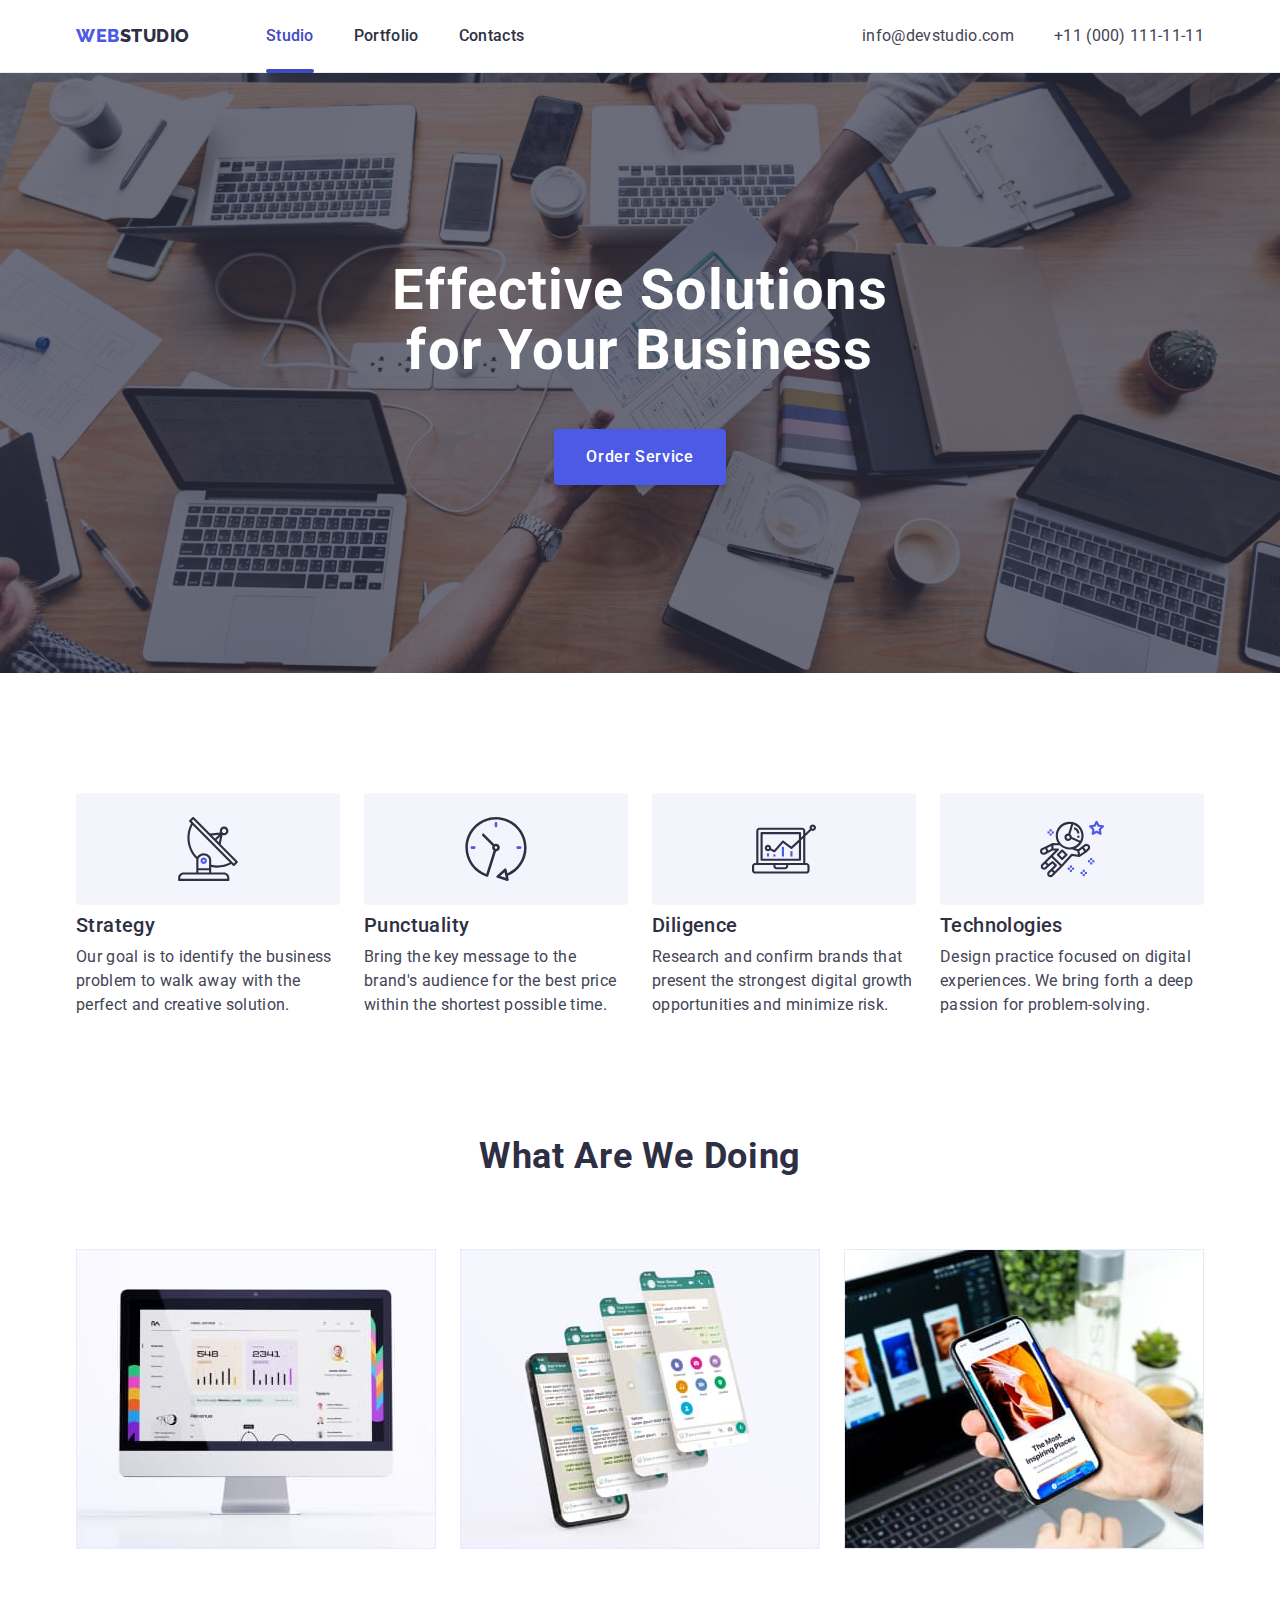
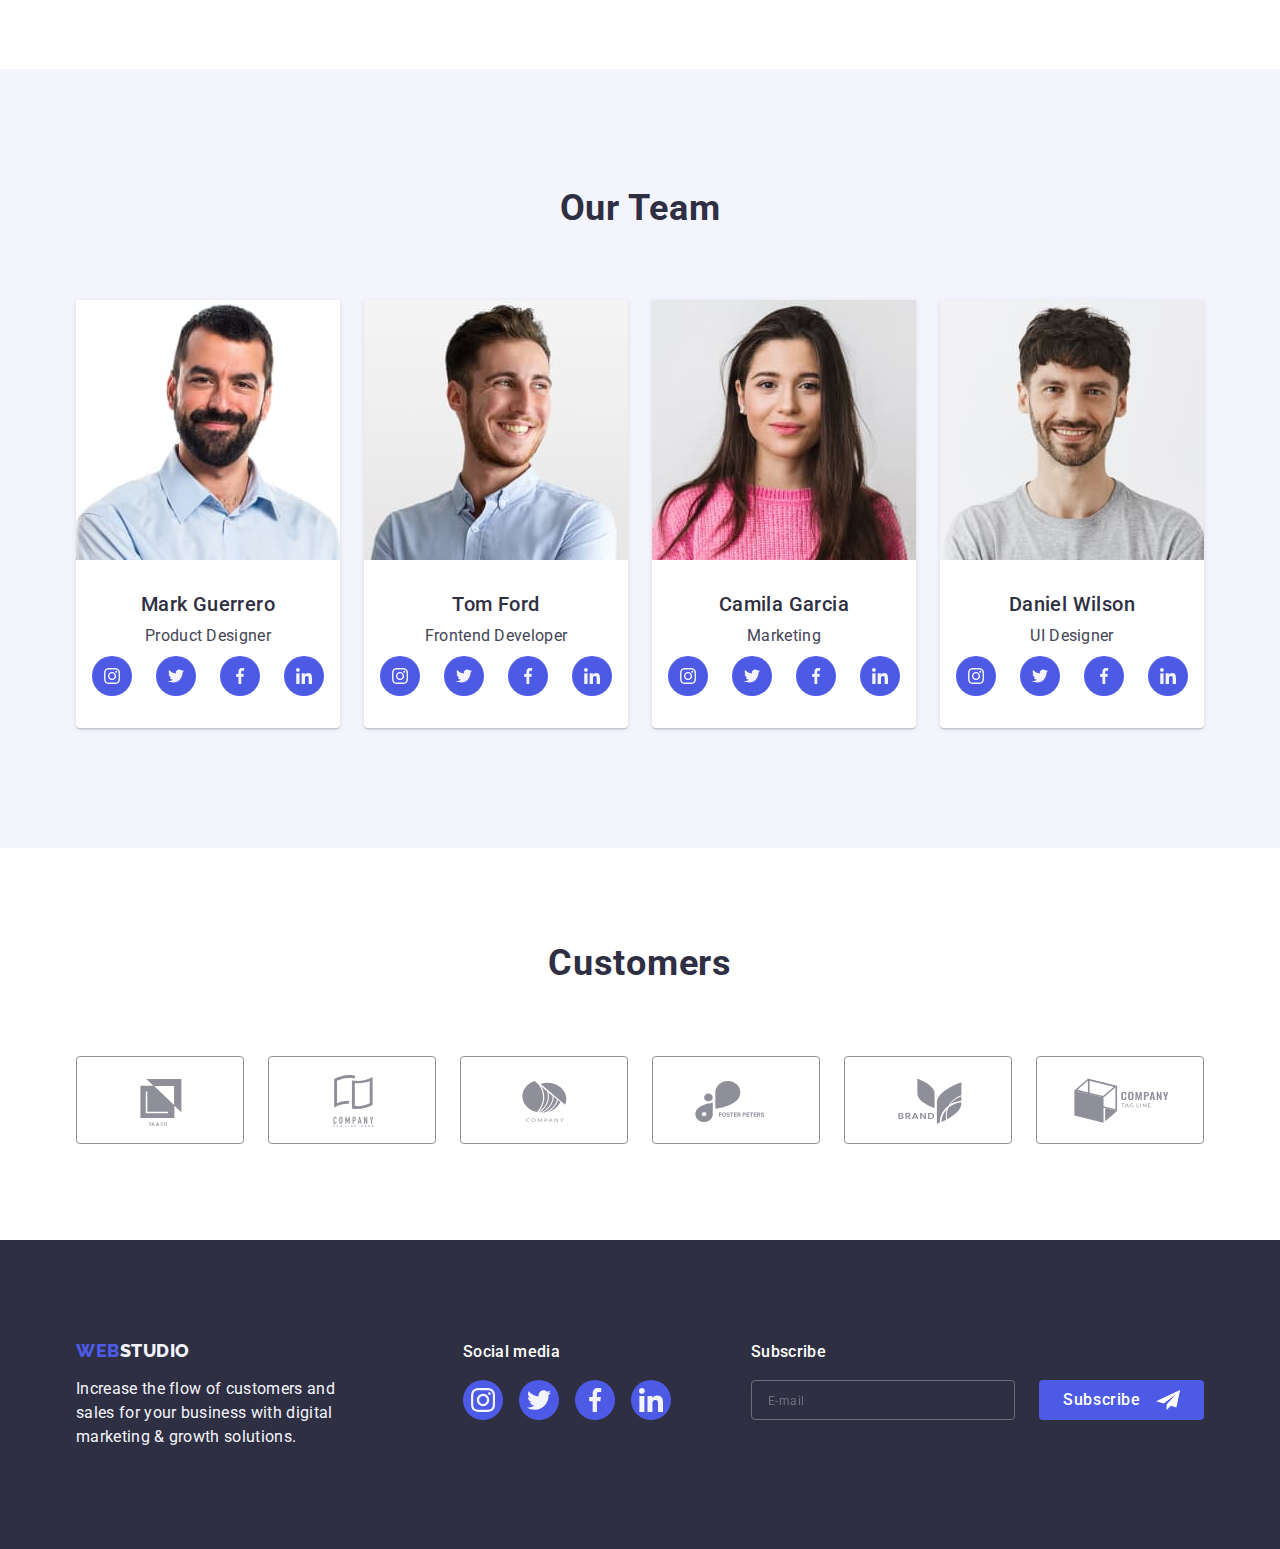
<file: index.html>
<!DOCTYPE html>
<html lang="en">
  <head>
    <meta charset="UTF-8" />
    <meta http-equiv="X-UA-Compatible" content="IE=edge" />
    <meta name="viewport" content="width=device-width, initial-scale=1.0" />
    <title>Webstudio</title>
    <link
      rel="stylesheet"
      href="https://cdn.jsdelivr.net/npm/modern-normalize@1.1.0/modern-normalize.min.css"
    />
    <link rel="preconnect" href="https://fonts.googleapis.com" />
    <link rel="preconnect" href="https://fonts.gstatic.com" crossorigin />
    <link
      href="https://fonts.googleapis.com/css2?family=Raleway:wght@800&family=Roboto:wght@400;500;700&display=swap"
      rel="stylesheet"
    />
    <link rel="stylesheet" href="./css/styles.css" />
  </head>
  <body>
    <!--HEADER-->

    <header class="header">
      <div class="container page-header-container">
        <nav class="nav">
          <a href="./index.html" class="header-logo-link logo-link link"
            >Web<span class="dark-logo">Studio</span></a
          >
          <ul class="menu list">
            <li class="menu-item">
              <a href="./index.html" class="menu-link link current">Studio</a>
            </li>
            <li class="menu-item">
              <a href="./portfolio.html" class="menu-link link">Portfolio</a>
            </li>
            <li class="menu-item">
              <a href="#" class="menu-link link">Contacts</a>
            </li>
          </ul>
        </nav>
        <button
          class="menu-toggle js-open-menu menu-hamburger-btn"
          aria-expanded="false"
          aria-controls="mobile-menu"
        >
          <svg class="menu-hamburger-icon" width="32" height="22">
            <use href="./images/icon.svg#icon-charm_menu-hamburger"></use>
          </svg>
        </button>

        <address class="address">
          <ul class="address-list list">
            <li class="address-list-item">
              <a href="mailto:info@devstudio.com" class="address-link link"
                >info@devstudio.com</a
              >
            </li>
            <li class="address-list-item">
              <a href="tel:+110001111111" class="address-link link"
                >+11 (000) 111-11-11</a
              >
            </li>
          </ul>
        </address>
      </div>
      <div class="menu-container js-menu-container" id="mobile-menu">
        <div class="mobile-menu-container container">
          <button class="menu-toggle js-close-menu mobile-menu-close-btn">
            <svg class="mobile-menu-close-btn-icon" width="8" height="8">
              <use href="./images/icon.svg#icon-cross"></use>
            </svg>
          </button>
          <ul class="mobile-nav-menu list">
            <li class="mobile-nav-item">
              <a href="./index.html" class="mobile-menu-link link current"
                >Studio</a
              >
            </li>
            <li class="mobile-nav-item">
              <a href="./portfolio.html" class="mobile-menu-link link"
                >Portfolio</a
              >
            </li>
            <li class="mobile-nav-item">
              <a href="#" class="mobile-menu-link link">Contacts</a>
            </li>
          </ul>
          <ul class="mobile-address-list list">
            <li class="mobile-address-list-item">
              <a
                href="tel:+110001111111"
                class="mobile-address-link mobile-tel-link link"
                >+11 (000) 111-11-11</a
              >
            </li>
            <li class="mobile-address-list-item">
              <a
                href="mailto:info@devstudio.com"
                class="mobile-address-link mobile-mail-link link"
                >info@devstudio.com</a
              >
            </li>
          </ul>
          <ul class="social-list-mobile social-list list">
            <li class="social-list-mobile-item">
              <a href="#" class="social-list-mobile-link social-list-link link">
                <svg class="social-list-icon" width="24" height="24">
                  <use href="./images/icon.svg#icon-instagram"></use>
                </svg>
              </a>
            </li>
            <li class="social-list-mobile-item">
              <a href="#" class="social-list-mobile-link social-list-link link">
                <svg class="social-list-icon" width="24" height="24">
                  <use href="./images/icon.svg#icon-twitter"></use>
                </svg>
              </a>
            </li>
            <li class="social-list-mobile-item">
              <a href="#" class="social-list-mobile-link social-list-link link">
                <svg class="social-list-icon" width="24" height="24">
                  <use href="./images/icon.svg#icon-facebook"></use>
                </svg>
              </a>
            </li>
            <li class="social-list-mobile-item">
              <a href="#" class="social-list-mobile-link social-list-link link">
                <svg class="social-list-icon" width="24" height="24">
                  <use href="./images/icon.svg#icon-linkedin"></use>
                </svg>
              </a>
            </li>
          </ul>
        </div>
      </div>
    </header>

    <!--MAIN-->

    <main class="main">
      <!--main section-->

      <section class="main-section">
        <div class="container main-container">
          <h1 class="main-headline">Effective Solutions for Your Business</h1>
          <button type="button" class="service-btn btn" data-modal-open>
            Order Service
          </button>
        </div>
      </section>

      <!--section description-->

      <section class="description">
        <div class="container">
          <h2 class="headline-description visually-hidden">Description</h2>
          <ul class="description-list list">
            <li class="description-item">
              <div class="description-div-icon">
                <svg class="description-icon" width="64" height="64">
                  <use href="./images/icon.svg#icon-antenna"></use>
                </svg>
              </div>
              <h3 class="headline-third head-description">Strategy</h3>
              <p class="text text-description">
                Our goal is to identify the business problem to walk away with
                the perfect and creative solution.
              </p>
            </li>
            <li class="description-item">
              <div class="description-div-icon">
                <svg class="description-icon" width="64" height="64">
                  <use href="./images/icon.svg#icon-clock"></use>
                </svg>
              </div>
              <h3 class="headline-third head-description">Punctuality</h3>
              <p class="text text-description">
                Bring the key message to the brand's audience for the best price
                within the shortest possible time.
              </p>
            </li>
            <li class="description-item">
              <div class="description-div-icon">
                <svg class="description-icon" width="64" height="64">
                  <use href="./images/icon.svg#icon-diagram"></use>
                </svg>
              </div>
              <h3 class="headline-third head-description">Diligence</h3>
              <p class="text text-description">
                Research and confirm brands that present the strongest digital
                growth opportunities and minimize risk.
              </p>
            </li>
            <li class="description-item">
              <div class="description-div-icon">
                <svg class="description-icon" width="64" height="64">
                  <use href="./images/icon.svg#icon-astronaut"></use>
                </svg>
              </div>
              <h3 class="headline-third head-description">Technologies</h3>
              <p class="text text-description">
                Design practice focused on digital experiences. We bring forth a
                deep passion for problem-solving.
              </p>
            </li>
          </ul>
        </div>
      </section>

      <!--section what are we doing-->

      <section class="work">
        <div class="container">
          <h2 class="headline-secondary">What are we doing</h2>
          <ul class="work-list list">
            <li class="work-item">
              <img
                src="./images/what_are_we_doing/example1.jpg"
                srcset="
                  ./images/what_are_we_doing/example1.jpg    1x,
                  ./images/what_are_we_doing/example1@2x.jpg 2x
                "
                alt="example1"
                width="360"
                height="300"
                class="work-img"
              />
            </li>
            <li class="work-item">
              <img
                src="./images/what_are_we_doing/example2.jpg"
                srcset="
                  ./images/what_are_we_doing/example2.jpg    1x,
                  ./images/what_are_we_doing/example2@2x.jpg 2x
                "
                alt="example3"
                width="360"
                height="300"
                class="work-img"
              />
            </li>
            <li class="work-item">
              <img
                src="./images/what_are_we_doing/example3.jpg"
                srcset="
                  ./images/what_are_we_doing/example3.jpg    1x,
                  ./images/what_are_we_doing/example3@2x.jpg 2x
                "
                alt="example2"
                width="360"
                height="300"
                class="work-img"
              />
            </li>
          </ul>
        </div>
      </section>

      <!--section team-->

      <section class="team">
        <div class="container team-container">
          <h2 class="headline-secondary">Our Team</h2>
          <ul class="team-list list">
            <li class="team-item">
              <img
                src="./images/team/mark_guerrero.jpg"
                srcset="
                  ./images/team/mark_guerrero.jpg    1x,
                  ./images/team/mark_guerrero@2x.jpg 2x
                "
                alt="Product Designer"
                width="264"
                height="260"
                class="team-img"
              />
              <div class="one-of-team">
                <h3 class="headline-third headline-team">Mark Guerrero</h3>
                <p class="team-text text">Product Designer</p>
                <ul class="social-list-team social-list list">
                  <li class="social-list-team-item">
                    <a
                      href="#"
                      class="social-list-team-link social-list-link link"
                    >
                      <svg class="social-list-icon" width="16" height="16">
                        <use href="./images/icon.svg#icon-instagram"></use>
                      </svg>
                    </a>
                  </li>
                  <li class="social-list-team-item">
                    <a
                      href="#"
                      class="social-list-team-link social-list-link link"
                    >
                      <svg class="social-list-icon" width="16" height="16">
                        <use href="./images/icon.svg#icon-twitter"></use>
                      </svg>
                    </a>
                  </li>
                  <li class="social-list-team-item">
                    <a
                      href="#"
                      class="social-list-team-link social-list-link link"
                    >
                      <svg class="social-list-icon" width="16" height="16">
                        <use href="./images/icon.svg#icon-facebook"></use>
                      </svg>
                    </a>
                  </li>
                  <li class="social-list-team-item">
                    <a
                      href="#"
                      class="social-list-team-link social-list-link link"
                    >
                      <svg class="social-list-icon" width="16" height="16">
                        <use href="./images/icon.svg#icon-linkedin"></use>
                      </svg>
                    </a>
                  </li>
                </ul>
              </div>
            </li>
            <li class="team-item">
              <img
                src="./images/team/tom_ford.jpg"
                srcset="
                  ./images/team/tom_ford.jpg    1x,
                  ./images/team/tom_ford@2x.jpg 2x
                "
                alt="Frontend Developer"
                width="264"
                height="260"
                class="team-img"
              />
              <div class="one-of-team">
                <h3 class="headline-third headline-team">Tom Ford</h3>
                <p class="team-text text">Frontend Developer</p>
                <ul class="social-list-team social-list list">
                  <li class="social-list-team-item">
                    <a
                      href="#"
                      class="social-list-team-link social-list-link link"
                    >
                      <svg class="social-list-icon" width="16" height="16">
                        <use href="./images/icon.svg#icon-instagram"></use>
                      </svg>
                    </a>
                  </li>
                  <li class="social-list-team-item">
                    <a
                      href="#"
                      class="social-list-team-link social-list-link link"
                    >
                      <svg class="social-list-icon" width="16" height="16">
                        <use href="./images/icon.svg#icon-twitter"></use>
                      </svg>
                    </a>
                  </li>
                  <li class="social-list-team-item">
                    <a
                      href="#"
                      class="social-list-team-link social-list-link link"
                    >
                      <svg class="social-list-icon" width="16" height="16">
                        <use href="./images/icon.svg#icon-facebook"></use>
                      </svg>
                    </a>
                  </li>
                  <li class="social-list-team-item">
                    <a
                      href="#"
                      class="social-list-team-link social-list-link link"
                    >
                      <svg class="social-list-icon" width="16" height="16">
                        <use href="./images/icon.svg#icon-linkedin"></use>
                      </svg>
                    </a>
                  </li>
                </ul>
              </div>
            </li>
            <li class="team-item">
              <img
                src="./images/team/camila_garcia.jpg"
                srcset="
                  ./images/team/camila_garcia.jpg    1x,
                  ./images/team/camila_garcia@2x.jpg 2x
                "
                alt="Marketing"
                width="264"
                height="260"
                class="team-img"
              />
              <div class="one-of-team">
                <h3 class="headline-third headline-team">Camila Garcia</h3>
                <p class="team-text text">Marketing</p>
                <ul class="social-list-team social-list list">
                  <li class="social-list-team-item">
                    <a
                      href="#"
                      class="social-list-team-link social-list-link link"
                    >
                      <svg class="social-list-icon" width="16" height="16">
                        <use href="./images/icon.svg#icon-instagram"></use>
                      </svg>
                    </a>
                  </li>
                  <li class="social-list-team-item">
                    <a
                      href="#"
                      class="social-list-team-link social-list-link link"
                    >
                      <svg class="social-list-icon" width="16" height="16">
                        <use href="./images/icon.svg#icon-twitter"></use>
                      </svg>
                    </a>
                  </li>
                  <li class="social-list-team-item">
                    <a
                      href="#"
                      class="social-list-team-link social-list-link link"
                    >
                      <svg class="social-list-icon" width="16" height="16">
                        <use href="./images/icon.svg#icon-facebook"></use>
                      </svg>
                    </a>
                  </li>
                  <li class="social-list-team-item">
                    <a
                      href="#"
                      class="social-list-team-link social-list-link link"
                    >
                      <svg class="social-list-icon" width="16" height="16">
                        <use href="./images/icon.svg#icon-linkedin"></use>
                      </svg>
                    </a>
                  </li>
                </ul>
              </div>
            </li>
            <li class="team-item">
              <img
                src="./images/team/daniel_wilson.jpg"
                srcset="
                  ./images/team/daniel_wilson.jpg    1x,
                  ./images/team/daniel_wilson@2x.jpg 2x
                "
                alt="UI Designer"
                width="264"
                height="260"
                class="team-img"
              />
              <div class="one-of-team">
                <h3 class="headline-third headline-team">Daniel Wilson</h3>
                <p class="team-text text">UI Designer</p>
                <ul class="social-list-team social-list list">
                  <li class="social-list-team-item">
                    <a
                      href="#"
                      class="social-list-team-link social-list-link link"
                    >
                      <svg class="social-list-icon" width="16" height="16">
                        <use href="./images/icon.svg#icon-instagram"></use>
                      </svg>
                    </a>
                  </li>
                  <li class="social-list-team-item">
                    <a
                      href="#"
                      class="social-list-team-link social-list-link link"
                    >
                      <svg class="social-list-icon" width="16" height="16">
                        <use href="./images/icon.svg#icon-twitter"></use>
                      </svg>
                    </a>
                  </li>
                  <li class="social-list-team-item">
                    <a
                      href="#"
                      class="social-list-team-link social-list-link link"
                    >
                      <svg class="social-list-icon" width="16" height="16">
                        <use href="./images/icon.svg#icon-facebook"></use>
                      </svg>
                    </a>
                  </li>
                  <li class="social-list-team-item">
                    <a
                      href="#"
                      class="social-list-team-link social-list-link link"
                    >
                      <svg class="social-list-icon" width="16" height="16">
                        <use href="./images/icon.svg#icon-linkedin"></use>
                      </svg>
                    </a>
                  </li>
                </ul>
              </div>
            </li>
          </ul>
        </div>
      </section>

      <!--section customers-->

      <section class="customers">
        <div class="container">
          <h2 class="headline-secondary">Customers</h2>
          <ul class="customers-list list">
            <li class="customers-list-item">
              <a href="#" class="customers-list-link link">
                <svg class="customers-list-icon" width="104" height="56">
                  <use href="./images/icon.svg#icon-ya_co"></use>
                </svg>
              </a>
            </li>
            <li class="customers-list-item">
              <a href="#" class="customers-list-link link">
                <svg class="customers-list-icon">
                  <use href="./images/icon.svg#icon-company_tagline_here"></use>
                </svg>
              </a>
            </li>
            <li class="customers-list-item">
              <a href="#" class="customers-list-link link">
                <svg class="customers-list-icon">
                  <use href="./images/icon.svg#icon-company"></use>
                </svg>
              </a>
            </li>
            <li class="customers-list-item">
              <a href="#" class="customers-list-link link">
                <svg class="customers-list-icon">
                  <use href="./images/icon.svg#icon-foster_peters"></use>
                </svg>
              </a>
            </li>
            <li class="customers-list-item">
              <a href="#" class="customers-list-link link">
                <svg class="customers-list-icon">
                  <use href="./images/icon.svg#icon-brand"></use>
                </svg>
              </a>
            </li>
            <li class="customers-list-item">
              <a href="#" class="customers-list-link link">
                <svg class="customers-list-icon">
                  <use href="./images/icon.svg#icon-company_tag_line"></use>
                </svg>
              </a>
            </li>
          </ul>
        </div>
      </section>
    </main>

    <!--FOOTER-->

    <footer class="footer">
      <div class="container container-footer">
        <div class="logo-footer-container">
          <a href="./index.html" class="footer-logo logo-link link"
            >Web<span class="light-logo">Studio</span></a
          >
          <p class="text footer-text">
            Increase the flow of customers and sales for your business with
            digital marketing & growth solutions.
          </p>
        </div>
        <div class="social-list-container">
          <p class="footer-secondary-text text">Social media</p>
          <ul class="social-list social-list-footer list">
            <li class="social-list-item">
              <a href="#" class="social-list-link social-list-link-footer link">
                <svg class="social-list-icon" width="24" height="24">
                  <use href="./images/icon.svg#icon-instagram"></use>
                </svg>
              </a>
            </li>
            <li class="social-list-item">
              <a href="#" class="social-list-link social-list-link-footer link">
                <svg class="social-list-icon" width="24" height="24">
                  <use href="./images/icon.svg#icon-twitter"></use>
                </svg>
              </a>
            </li>
            <li class="social-list-item">
              <a href="#" class="social-list-link social-list-link-footer link">
                <svg class="social-list-icon" width="24" height="24">
                  <use href="./images/icon.svg#icon-facebook"></use>
                </svg>
              </a>
            </li>
            <li class="social-list-item">
              <a href="#" class="social-list-link social-list-link-footer link">
                <svg class="social-list-icon" width="24" height="24">
                  <use href="./images/icon.svg#icon-linkedin"></use>
                </svg>
              </a>
            </li>
          </ul>
        </div>
        <div class="footer-form-subscribe">
          <form class="footer-form">
            <label for="footer-user-email" class="footer-form-field"
              >Subscribe
            </label>
            <div class="footer-email-form">
              <input
                class="footer-form-input"
                type="email"
                name="user-email"
                id="footer-user-email"
                required
                pattern="[a-z0-9._%+-]+@[a-z0-9.-]+\.[a-z]{2,}$"
                placeholder="E-mail"
              />
              <button type="submit" class="footer-subscribe-btn">
                Subscribe
                <svg class="footer-btn-icon" width="24" height="20">
                  <use href="./images/icon.svg#icon-icon_send"></use>
                </svg>
              </button>
            </div>
          </form>
        </div>
      </div>
    </footer>

    <!--modal window-->

    <div class="backdrop is-hidden" data-modal>
      <div class="modal">
        <button type="button" class="modal-close-btn" data-modal-close>
          <svg class="modal-close-btn-icon" width="8" height="8">
            <use href="./images/icon.svg#icon-cross"></use>
          </svg>
        </button>
        <p class="modal-form-name">
          Leave your contacts and we will call you back
        </p>
        <form class="modal-form">
          <label class="modal-form-field">
            <span class="modal-form-desk">Name</span>
            <span class="modal-form-imput-wrapper">
              <input
                class="modal-form-input"
                type="text"
                name="user-name"
                required
                pattern="[a-zA-Z]+"
                minlength="2"
              />
              <svg class="modal-form-icon" width="18" height="24">
                <use href="./images/icon.svg#icon-person2"></use>
              </svg>
            </span>
          </label>
          <label class="modal-form-field">
            <span class="modal-form-desk">Phone</span>
            <span class="modal-form-imput-wrapper">
              <input
                class="modal-form-input"
                type="tel"
                name="user-phone"
                required
                pattern="[0-9]{3}-[0-9]{3}-[0-9]{2}-[0-9]{2}"
                title="xxx-xxx-xx-xx"
              />
              <svg class="modal-form-icon" width="18" height="24">
                <use href="./images/icon.svg#icon-phone2"></use>
              </svg>
            </span>
          </label>
          <label class="modal-form-field">
            <span class="modal-form-desk">Email</span>
            <span class="modal-form-imput-wrapper">
              <input
                class="modal-form-input"
                type="email"
                name="user-email"
                required
                pattern="[a-z0-9._%+-]+@[a-z0-9.-]+\.[a-z]{2,}$"
              />
              <svg class="modal-form-icon" width="18" height="24">
                <use href="./images/icon.svg#icon-email2"></use>
              </svg>
            </span>
          </label>
          <label class="modal-form-textarea">
            <span class="modal-form-desk">Comment</span>
            <textarea
              name="user-message"
              placeholder="Text input"
              class="modal-form-message"
            ></textarea>
          </label>
          <input
            type="checkbox"
            id="user-policy"
            class="modal-form-check visually-hidden"
            name="user-policy"
          />
          <label for="user-policy" class="modal-form-check-desc">
            <span class="modal-form-fake-chackbox">
              <svg class="modal-form-check-icon" width="10" height="8">
                <use href="./images/icon.svg#icon-check"></use>
              </svg>
            </span>
            I accept the terms and conditions of the &nbsp;
            <a href="#" class="modal-form-link">Privacy Policy</a></label
          >
          <button type="submit" class="modal-form-submit btn">Send</button>
        </form>
      </div>
    </div>
    <script src="./js/modal.js"></script>
    <script src="./js/mobile-menu.js"></script>
  </body>
</html>
</file>
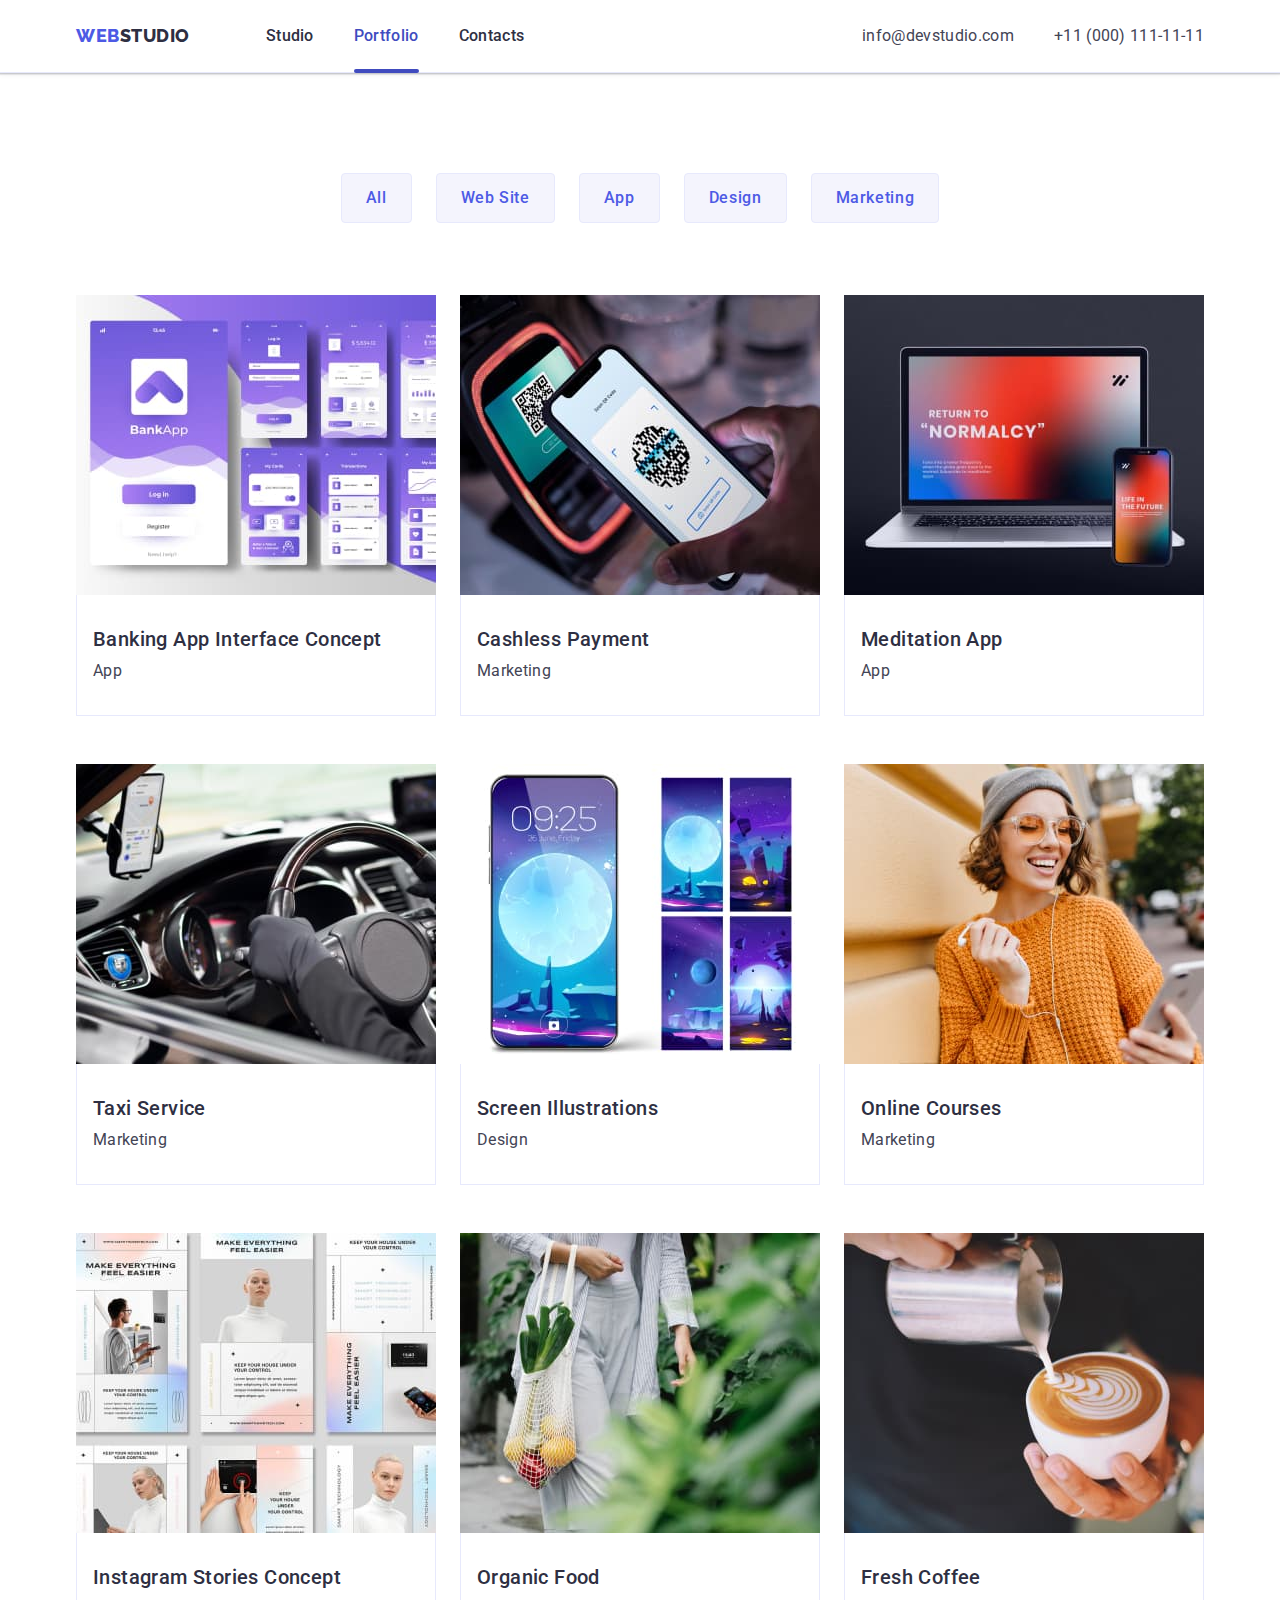
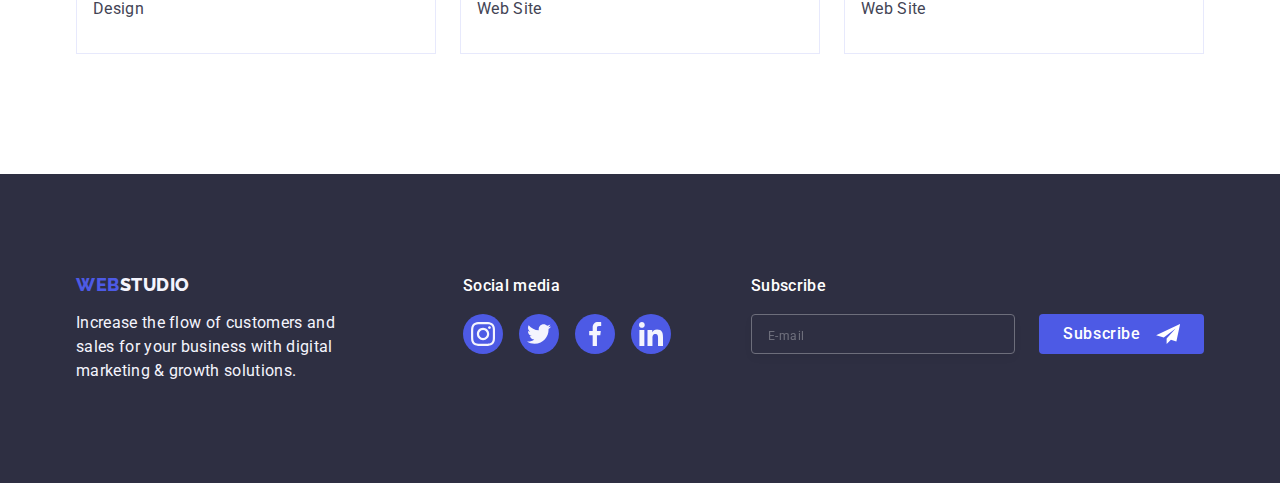
<file: portfolio.html>
<!DOCTYPE html>
<html lang="en">
  <head>
    <meta charset="UTF-8" />
    <meta http-equiv="X-UA-Compatible" content="IE=edge" />
    <meta name="viewport" content="width=device-width, initial-scale=1.0" />
    <title>Portfolio</title>
    <link
      rel="stylesheet"
      href="https://cdn.jsdelivr.net/npm/modern-normalize@1.1.0/modern-normalize.min.css"
    />
    <link rel="preconnect" href="https://fonts.googleapis.com" />
    <link rel="preconnect" href="https://fonts.gstatic.com" crossorigin />
    <link
      href="https://fonts.googleapis.com/css2?family=Raleway:wght@800&family=Roboto:wght@400;500;700&display=swap"
      rel="stylesheet"
    />

    <link rel="stylesheet" href="./css/styles.css" />
  </head>
  <body>
    <!--HEADER-->

    <header class="header">
      <div class="container page-header-container">
        <nav class="nav">
          <a href="./index.html" class="header-logo-link logo-link link"
            >Web<span class="dark-logo">Studio</span></a
          >
          <ul class="menu list">
            <li class="menu-item">
              <a href="./index.html" class="menu-link link">Studio</a>
            </li>
            <li class="menu-item">
              <a href="./portfolio.html" class="menu-link link current"
                >Portfolio</a
              >
            </li>
            <li class="menu-item">
              <a href="#" class="menu-link link">Contacts</a>
            </li>
          </ul>
        </nav>
        <button
          class="menu-toggle js-open-menu menu-hamburger-btn"
          aria-expanded="false"
          aria-controls="mobile-menu"
        >
          <svg class="menu-hamburger-icon" width="32" height="22">
            <use href="./images/icon.svg#icon-charm_menu-hamburger"></use>
          </svg>
        </button>

        <address class="address">
          <ul class="address-list list">
            <li class="address-list-item">
              <a href="mailto:info@devstudio.com" class="address-link link"
                >info@devstudio.com</a
              >
            </li>
            <li class="address-list-item">
              <a href="tel:+110001111111" class="address-link link"
                >+11 (000) 111-11-11</a
              >
            </li>
          </ul>
        </address>
      </div>
      <div class="menu-container js-menu-container" id="mobile-menu">
        <div class="mobile-menu-container container">
          <button class="menu-toggle js-close-menu mobile-menu-close-btn">
            <svg class="mobile-menu-close-btn-icon" width="8" height="8">
              <use href="./images/icon.svg#icon-cross"></use>
            </svg>
          </button>
          <ul class="mobile-nav-menu list">
            <li class="mobile-nav-item">
              <a href="./index.html" class="mobile-menu-link link">Studio</a>
            </li>
            <li class="mobile-nav-item">
              <a href="./portfolio.html" class="mobile-menu-link link current"
                >Portfolio</a
              >
            </li>
            <li class="mobile-nav-item">
              <a href="#" class="mobile-menu-link link">Contacts</a>
            </li>
          </ul>
          <ul class="mobile-address-list list">
            <li class="mobile-address-list-item">
              <a
                href="tel:+110001111111"
                class="mobile-address-link mobile-tel-link link"
                >+11 (000) 111-11-11</a
              >
            </li>
            <li class="mobile-address-list-item">
              <a
                href="mailto:info@devstudio.com"
                class="mobile-address-link mobile-mail-link link"
                >info@devstudio.com</a
              >
            </li>
          </ul>
          <ul class="social-list-mobile social-list list">
            <li class="social-list-mobile-item">
              <a href="#" class="social-list-mobile-link social-list-link link">
                <svg class="social-list-icon" width="24" height="24">
                  <use href="./images/icon.svg#icon-instagram"></use>
                </svg>
              </a>
            </li>
            <li class="social-list-mobile-item">
              <a href="#" class="social-list-mobile-link social-list-link link">
                <svg class="social-list-icon" width="24" height="24">
                  <use href="./images/icon.svg#icon-twitter"></use>
                </svg>
              </a>
            </li>
            <li class="social-list-mobile-item">
              <a href="#" class="social-list-mobile-link social-list-link link">
                <svg class="social-list-icon" width="24" height="24">
                  <use href="./images/icon.svg#icon-facebook"></use>
                </svg>
              </a>
            </li>
            <li class="social-list-mobile-item">
              <a href="#" class="social-list-mobile-link social-list-link link">
                <svg class="social-list-icon" width="24" height="24">
                  <use href="./images/icon.svg#icon-linkedin"></use>
                </svg>
              </a>
            </li>
          </ul>
        </div>
      </div>
    </header>
    <!--MAIN-->

    <main class="main-portfolio">
      <section class="main-portfolio-section">
        <div class="container">
          <h1 class="portfolio-headline visually-hidden">Portfolio</h1>

          <ul class="filter-list list">
            <li class="filter-list-item">
              <button type="button" class="filter-btn">All</button>
            </li>
            <li class="filter-list-item">
              <button type="button" class="filter-btn">Web Site</button>
            </li>
            <li class="filter-list-item">
              <button type="button" class="filter-btn">App</button>
            </li>
            <li class="filter-list-item">
              <button type="button" class="filter-btn">Design</button>
            </li>
            <li class="filter-list-item">
              <button type="button" class="filter-btn">Marketing</button>
            </li>
          </ul>
          <ul class="examples-list list">
            <li class="examples-list-item">
              <a href="#" class="examples-list-link link">
                <div class="portfolio-div-overlay">
                  <picture>
                    <source
                      media="(min-width: 1158px)"
                      srcset="
                        ./images/portfolio/desktop/d_banking_app_interface_concept.jpg    1x,
                        ./images/portfolio/desktop/d_banking_app_interface_concept@2x.jpg 2x
                      "
                    />
                    <source
                      media="(min-width: 768px)"
                      srcset="
                        ./images/portfolio/tablet/t_banking_app_interface_concept.jpg    1x,
                        ./images/portfolio/tablet/t_banking_app_interface_concept@2x.jpg 2x
                      "
                    />
                    <img
                      srcset="
                        ./images/portfolio/mobile/m_banking_app_interface_concept.jpg    1x,
                        ./images/portfolio/mobile/m_banking_app_interface_concept@2x.jpg 2x
                      "
                      src="./images/portfolio/mobile/m_banking_app_interface_concept.jpg"
                      alt="Banking App Interface Concept"
                      class="examples-img"
                    />
                  </picture>
                  <p class="overlay">
                    14 Stylish and User-Friendly App Design Concepts · Task
                    Manager App · Calorie Tracker App · Exotic Fruit Ecommerce
                    App · Cloud Storage App
                  </p>
                </div>
                <div class="portfolio-div-text">
                  <h2 class="headline-third portfolio-item-headline">
                    Banking App Interface Concept
                  </h2>
                  <p class="text link-text">App</p>
                </div>
              </a>
            </li>
            <li class="examples-list-item">
              <a href="#" class="examples-list-link link">
                <div class="portfolio-div-overlay">
                  <picture>
                    <source
                      media="(min-width: 1158px)"
                      srcset="
                        ./images/portfolio/desktop/d_cashless_payment.jpg    1x,
                        ./images/portfolio/desktop/d_cashless_payment@2x.jpg 2x
                      "
                    />
                    <source
                      media="(min-width: 768px)"
                      srcset="
                        ./images/portfolio/tablet/t_cashless_payment.jpg    1x,
                        ./images/portfolio/tablet/t_cashless_payment@2x.jpg 2x
                      "
                    />
                    <img
                      srcset="
                        ./images/portfolio/mobile/m_cashless_payment.jpg    1x,
                        ./images/portfolio/mobile/m_cashless_payment@2x.jpg 2x
                      "
                      src="./images/portfolio/mobile/m_cashless_payment.jpg"
                      alt="Cashless Payment"
                      class="examples-img"
                    />
                  </picture>
                  <p class="overlay">
                    14 Stylish and User-Friendly App Design Concepts · Task
                    Manager App · Calorie Tracker App · Exotic Fruit Ecommerce
                    App · Cloud Storage App
                  </p>
                </div>
                <div class="portfolio-div-text">
                  <h2 class="headline-third portfolio-item-headline">
                    Cashless Payment
                  </h2>
                  <p class="text link-text">Marketing</p>
                </div>
              </a>
            </li>
            <li class="examples-list-item">
              <a href="#" class="examples-list-link link">
                <div class="portfolio-div-overlay">
                  <picture>
                    <source
                      media="(min-width: 1158px)"
                      srcset="
                        ./images/portfolio/desktop/d_meditation_app.jpg    1x,
                        ./images/portfolio/desktop/d_meditation_app@2x.jpg 2x
                      "
                    />
                    <source
                      media="(min-width: 768px)"
                      srcset="
                        ./images/portfolio/tablet/t_meditation_app.jpg    1x,
                        ./images/portfolio/tablet/t_meditation_app@2x.jpg 2x
                      "
                    />
                    <img
                      srcset="
                        ./images/portfolio/mobile/m_meditation_app.jpg    1x,
                        ./images/portfolio/mobile/m_meditation_app@2x.jpg 2x
                      "
                      src="./images/portfolio/mobile/m_meditation_app.jpg"
                      alt="Meditation App"
                      class="examples-img"
                    />
                  </picture>
                  <p class="overlay">
                    14 Stylish and User-Friendly App Design Concepts · Task
                    Manager App · Calorie Tracker App · Exotic Fruit Ecommerce
                    App · Cloud Storage App
                  </p>
                </div>
                <div class="portfolio-div-text">
                  <h2 class="headline-third portfolio-item-headline">
                    Meditation App
                  </h2>
                  <p class="text link-text">App</p>
                </div>
              </a>
            </li>
            <li class="examples-list-item">
              <a href="#" class="examples-list-link link">
                <div class="portfolio-div-overlay">
                  <picture>
                    <source
                      media="(min-width: 1158px)"
                      srcset="
                        ./images/portfolio/desktop/d_taxi_service.jpg    1x,
                        ./images/portfolio/desktop/d_taxi_service@2x.jpg 2x
                      "
                    />
                    <source
                      media="(min-width: 768px)"
                      srcset="
                        ./images/portfolio/tablet/t_taxi_service.jpg    1x,
                        ./images/portfolio/tablet/t_taxi_service@2x.jpg 2x
                      "
                    />

                    <img
                      srcset="
                        ./images/portfolio/mobile/m_taxi_service.jpg    1x,
                        ./images/portfolio/mobile/m_taxi_service@2x.jpg 2x
                      "
                      src="./images/portfolio/mobile/m_taxi_service.jpg"
                      alt="Taxi Service"
                      class="examples-img"
                    />
                  </picture>
                  <p class="overlay">
                    14 Stylish and User-Friendly App Design Concepts · Task
                    Manager App · Calorie Tracker App · Exotic Fruit Ecommerce
                    App · Cloud Storage App
                  </p>
                </div>
                <div class="portfolio-div-text">
                  <h2 class="headline-third portfolio-item-headline">
                    Taxi Service
                  </h2>
                  <p class="text link-text">Marketing</p>
                </div>
              </a>
            </li>
            <li class="examples-list-item">
              <a href="#" class="examples-list-link link">
                <div class="portfolio-div-overlay">
                  <picture>
                    <source
                      media="(min-width: 1158px)"
                      srcset="
                        ./images/portfolio/desktop/d_screen_illustrations.jpg    1x,
                        ./images/portfolio/desktop/d_screen_illustrations@2x.jpg 2x
                      "
                    />
                    <source
                      media="(min-width: 768px)"
                      srcset="
                        ./images/portfolio/tablet/t_screen_illustrations.jpg    1x,
                        ./images/portfolio/tablet/t_screen_illustrations@2x.jpg 2x
                      "
                    />
                    <img
                      srcset="
                        ./images/portfolio/mobile/m_screen_illustrations.jpg    1x,
                        ./images/portfolio/mobile/m_screen_illustrations@2x.jpg 2x
                      "
                      src="./images/portfolio/mobile/m_screen_illustrations.jpg"
                      alt="Screen Illustrations"
                      class="examples-img"
                    />
                  </picture>
                  <p class="overlay">
                    14 Stylish and User-Friendly App Design Concepts · Task
                    Manager App · Calorie Tracker App · Exotic Fruit Ecommerce
                    App · Cloud Storage App
                  </p>
                </div>
                <div class="portfolio-div-text">
                  <h2 class="headline-third portfolio-item-headline">
                    Screen Illustrations
                  </h2>
                  <p class="text link-text">Design</p>
                </div>
              </a>
            </li>
            <li class="examples-list-item">
              <a href="#" class="examples-list-link link">
                <div class="portfolio-div-overlay">
                  <picture>
                    <source
                      media="(min-width: 1158px)"
                      srcset="
                        ./images/portfolio/desktop/d_online_courses.jpg    1x,
                        ./images/portfolio/desktop/d_online_courses@2x.jpg 2x
                      "
                    />
                    <source
                      media="(min-width: 768px)"
                      srcset="
                        ./images/portfolio/tablet/t_online_courses.jpg    1x,
                        ./images/portfolio/tablet/t_online_courses@2x.jpg 2x
                      "
                    />
                    <img
                      srcset="
                        ./images/portfolio/mobile/m_online_courses.jpg    1x,
                        ./images/portfolio/mobile/m_online_courses@2x.jpg 2x
                      "
                      src="./images/portfolio/mobile/m_online_courses.jpg"
                      alt="Online Courses"
                      class="examples-img"
                    />
                  </picture>
                  <p class="overlay">
                    14 Stylish and User-Friendly App Design Concepts · Task
                    Manager App · Calorie Tracker App · Exotic Fruit Ecommerce
                    App · Cloud Storage App
                  </p>
                </div>
                <div class="portfolio-div-text">
                  <h2 class="headline-third portfolio-item-headline">
                    Online Courses
                  </h2>
                  <p class="text link-text">Marketing</p>
                </div>
              </a>
            </li>
            <li class="examples-list-item">
              <a href="#" class="examples-list-link link">
                <div class="portfolio-div-overlay">
                  <picture>
                    <source
                      media="(min-width: 1158px)"
                      srcset="
                        ./images/portfolio/desktop/d_instagram_stories_concept.jpg    1x,
                        ./images/portfolio/desktop/d_instagram_stories_concept@2x.jpg 2x
                      "
                    />
                    <source
                      media="(min-width: 768px)"
                      srcset="
                        ./images/portfolio/tablet/t_instagram_stories_concept.jpg    1x,
                        ./images/portfolio/tablet/t_instagram_stories_concept@2x.jpg 2x
                      "
                    />
                    <img
                      srcset="
                        ./images/portfolio/mobile/m_instagram_stories_concept.jpg    1x,
                        ./images/portfolio/mobile/m_instagram_stories_concept@2x.jpg 2x
                      "
                      src="./images/portfolio/mobile/m_instagram_stories_concept.jpg"
                      alt="Instagram Stories Concept"
                      class="examples-img"
                    />
                  </picture>
                  <p class="overlay">
                    14 Stylish and User-Friendly App Design Concepts · Task
                    Manager App · Calorie Tracker App · Exotic Fruit Ecommerce
                    App · Cloud Storage App
                  </p>
                </div>
                <div class="portfolio-div-text">
                  <h2 class="headline-third portfolio-item-headline">
                    Instagram Stories Concept
                  </h2>
                  <p class="text link-text">Design</p>
                </div>
              </a>
            </li>
            <li class="examples-list-item">
              <a href="#" class="examples-list-link link">
                <div class="portfolio-div-overlay">
                  <picture>
                    <source
                      media="(min-width: 1158px)"
                      srcset="
                        ./images/portfolio/desktop/d_organic_food.jpg    1x,
                        ./images/portfolio/desktop/d_organic_food@2x.jpg 2x
                      "
                    />
                    <source
                      media="(min-width: 768px)"
                      srcset="
                        ./images/portfolio/tablet/t_organic_food.jpg    1x,
                        ./images/portfolio/tablet/t_organic_food@2x.jpg 2x
                      "
                    />
                    <img
                      srcset="
                        ./images/portfolio/mobile/m_organic_food.jpg    1x,
                        ./images/portfolio/mobile/m_organic_food@2x.jpg 2x
                      "
                      src="./images/portfolio/mobile/m_organic_food.jpg"
                      alt="Organic Food"
                      class="examples-img"
                    />
                  </picture>
                  <p class="overlay">
                    14 Stylish and User-Friendly App Design Concepts · Task
                    Manager App · Calorie Tracker App · Exotic Fruit Ecommerce
                    App · Cloud Storage App
                  </p>
                </div>
                <div class="portfolio-div-text">
                  <h2 class="headline-third portfolio-item-headline">
                    Organic Food
                  </h2>
                  <p class="text link-text">Web Site</p>
                </div>
              </a>
            </li>
            <li class="examples-list-item">
              <a href="#" class="examples-list-link link">
                <div class="portfolio-div-overlay">
                  <picture>
                    <source
                      media="(min-width: 1158px)"
                      srcset="
                        ./images/portfolio/desktop/d_fresh_coffee.jpg    1x,
                        ./images/portfolio/desktop/d_fresh_coffee@2x.jpg 2x
                      "
                    />
                    <source
                      media="(min-width: 768px)"
                      srcset="
                        ./images/portfolio/tablet/t_fresh_coffee.jpg    1x,
                        ./images/portfolio/tablet/t_fresh_coffee@2x.jpg 2x
                      "
                    />
                    <img
                      srcset="
                        ./images/portfolio/mobile/m_fresh_coffee.jpg    1x,
                        ./images/portfolio/mobile/m_fresh_coffee@2x.jpg 2x
                      "
                      src="./images/portfolio/mobile/m_fresh_coffee.jpg"
                      alt="Fresh Coffee"
                      class="examples-img"
                    />
                  </picture>
                  <p class="overlay">
                    14 Stylish and User-Friendly App Design Concepts · Task
                    Manager App · Calorie Tracker App · Exotic Fruit Ecommerce
                    App · Cloud Storage App
                  </p>
                </div>
                <div class="portfolio-div-text">
                  <h2 class="headline-third portfolio-item-headline">
                    Fresh Coffee
                  </h2>
                  <p class="text link-text">Web Site</p>
                </div>
              </a>
            </li>
          </ul>
        </div>
      </section>
    </main>

    <!--FOOTER-->

    <footer class="footer">
      <div class="container container-footer">
        <div class="logo-footer-container">
          <a href="./index.html" class="footer-logo logo-link link"
            >Web<span class="light-logo">Studio</span></a
          >
          <p class="text footer-text">
            Increase the flow of customers and sales for your business with
            digital marketing & growth solutions.
          </p>
        </div>
        <div class="social-list-container">
          <p class="footer-secondary-text text">Social media</p>
          <ul class="social-list social-list-footer list">
            <li class="social-list-item">
              <a href="#" class="social-list-link social-list-link-footer link">
                <svg class="social-list-icon" width="24" height="24">
                  <use href="./images/icon.svg#icon-instagram"></use>
                </svg>
              </a>
            </li>
            <li class="social-list-item">
              <a href="#" class="social-list-link social-list-link-footer link">
                <svg class="social-list-icon" width="24" height="24">
                  <use href="./images/icon.svg#icon-twitter"></use>
                </svg>
              </a>
            </li>
            <li class="social-list-item">
              <a href="#" class="social-list-link social-list-link-footer link">
                <svg class="social-list-icon" width="24" height="24">
                  <use href="./images/icon.svg#icon-facebook"></use>
                </svg>
              </a>
            </li>
            <li class="social-list-item">
              <a href="#" class="social-list-link social-list-link-footer link">
                <svg class="social-list-icon" width="24" height="24">
                  <use href="./images/icon.svg#icon-linkedin"></use>
                </svg>
              </a>
            </li>
          </ul>
        </div>
        <div class="footer-form-subscribe">
          <form class="footer-form">
            <label for="footer-user-email" class="footer-form-field"
              >Subscribe
            </label>
            <div class="footer-email-form">
              <input
                class="footer-form-input"
                type="email"
                name="user-email"
                id="footer-user-email"
                required
                pattern="[a-z0-9._%+-]+@[a-z0-9.-]+\.[a-z]{2,}$"
                placeholder="E-mail"
              />
              <button type="submit" class="footer-subscribe-btn">
                Subscribe
                <svg class="footer-btn-icon" width="24" height="20">
                  <use href="./images/icon.svg#icon-icon_send"></use>
                </svg>
              </button>
            </div>
          </form>
        </div>
      </div>
    </footer>
    <script src="./js/mobile-menu.js"></script>
  </body>
</html>
</file>
<file: css/styles.css>
:root {
    --primary-brand: #4D5AE5;
    --pressed-state:#404BBF;
    --dark:#2E2F42;
    --success:#31D0AA;
    --text:#434455;
    --subtle-text:#8E8F99;
    --accent:#E7E9FC;
    --light:#F4F4FD;
    --modal-overlay:#2E2F42;
    --hero-background:#2E2F42;
    --white-background:#FFFFFF;
    --modal-background:#FCFCFC;
    --primary-font: Roboto, Ubuntu, sans-serif;
    --logo-font: Raleway, sans-serif;
}

h1,
h2,
h3,
h4,
p {
    margin-top: 0;
    margin-bottom: 0;
}

ol,
ul {
    margin-top: 0;
    margin-bottom: 0;
    padding-left: 0;
}

img {
    display: block;
}

button {
    cursor: pointer;
}

.list {
    list-style: none;
}

.link {
    text-decoration: none;
}

body {
    font-family: Roboto, sans-serif;
    color: #434455;
    background-color:var(--white-background)
}

.visually-hidden {
    position: absolute;
    width: 1px;
    height: 1px;
    margin: -1px;
    border: 0;
    padding: 0;

    white-space: nowrap;
    clip-path: inset(100%);
    clip: rect(0 0 0 0);
    overflow: hidden;
}

.container {
    padding-left: 16px;
    padding-right: 16px;
}


/*====COMPONENTS===*/

.logo-link {
    font-family: var(--logo-font);
    font-size: 18px;
    font-weight: 800;
    line-height: 1.17;
    letter-spacing: 0.03em;
    color: var(--primary-brand);
    text-transform: uppercase;
}

.social-list {
    display: flex;
    justify-content: center;
    align-items: center;
}

.social-list-link {
    width: 40px;
    height: 40px;
    border-radius: 50%;
    background-color: var(--primary-brand);
    display: flex;
    justify-content: center;
    align-items: center;
    transition: background-color 250ms cubic-bezier(0.4, 0, 0.2, 1);
}


.social-list-icon {
    margin: 0 auto;
    display: block;
    fill: var(--light)
}

.headline-secondary {
    font-weight: 700;
    font-size: 36px;
    line-height: 1.1;
    letter-spacing: 0.02em;
    text-transform: capitalize;
    text-align: center;
    color: var(--dark);
    margin-bottom: 72px;
    margin-left: auto;
    margin-left: auto;
}

.headline-third {
    font-weight: 500;
    font-size: 20px;
    line-height: 1.2;
    letter-spacing: 0.02em;
    color: var(--dark);
}

.text {
    font-weight: 400;
    font-size: 16px;
    line-height: 1.5;
    letter-spacing: 0.02em;
}

.btn {
    font-family: "Roboto", sans-serif;
    font-weight: 500;
    font-size: 16px;
    line-height: 24px;
    letter-spacing: 0.04em;
    color: var(--white-background);
    background-color: var(--primary-brand);
    box-shadow: 0px 4px 4px rgba(0, 0, 0, 0.15);
    border-radius: 4px;
    display: block;
    min-width: 169px;
    padding: 16px 32px;
    border: none;
    margin-left: auto;
    margin-right: auto;
    transition: background-color 250ms cubic-bezier(0.4, 0, 0.2, 1);
}

.btn:hover,
.btn:focus {
    background-color: var(--pressed-state);
}

/*===/COMPONENTS===*/

/*===HEADER===*/

/*-- min 428px --*/

@media screen and (min-width: 428px) {
    .container {
        width: 428px;
        margin-left: auto;
        margin-right: auto;
    }
}

/*-- 0px-767px --*/


.page-header-container {
    display: flex;
    align-items: center;
    justify-content: space-between;
}

.header {
    border-bottom: 1px solid var(--accent);
    box-shadow: 0px 2px 1px rgba(46, 47, 66, 0.08), 0px 1px 1px rgba(46, 47, 66, 0.16), 0px 1px 6px rgba(46, 47, 66, 0.08);
}

.dark-logo {
    color: var(--dark);
}

@media screen and (max-width: 767.9px){
    .header {
        padding-top: 24px;
        padding-bottom: 24px;
    }

    .menu {
        display: none;
    }

    .address {
        display: none;
    }

    .menu-hamburger-icon {
        stroke: var(--dark);
        transition: stroke 250ms cubic-bezier(0.4, 0, 0.2, 1);
    }

    .menu-hamburger-btn:hover .menu-hamburger-icon,
    .menu-hamburger-btn:focus .menu-hamburger-icon {
        stroke: var(--pressed-state);
    }

    /*-- mobile menu --*/
    
    .menu-toggle {
        background-color: transparent;
        border: none;
        line-height: 0;
        padding: 0;

    }

    .menu-container {
        position: fixed;
        width: 100%;
        height: 100%;
        z-index: 100;
        top: 0;
        left: 0;
        background-color: var(--white-background);
        box-shadow: 0px 2px 1px rgba(46, 47, 66, 0.08), 0px 1px 1px rgba(46, 47, 66, 0.16), 0px 1px 6px rgba(46, 47, 66, 0.08);

        transform: translateX(100%);
        transition: transform 250ms ease-in-out;

    }

    .mobile-menu-container {
        position: relative;
        padding-top: 80px;
        padding-left: 40px;
        padding-bottom: 40px;
        height: 100%;
        display: flex;
        flex-direction: column;
    }

    .mobile-menu-close-btn {
        position: absolute;
        top: 24px;
        right: 24px;
        display: flex;
        justify-content: center;
        align-items: center;
        width: 24px;
        height: 24px;
        border-radius: 50%;
        background: var(--accent), opasity 0.1;
        border: 1px solid rgba(46, 47, 66, 0.1);


        padding: 0;
        transition: background-color 250ms cubic-bezier(0.4, 0, 0.2, 1);

    }

    .mobile-menu-close-btn:hover,
    .mobile-menu-close-btn:focus {
        background-color: var(--pressed-state);
    }

    .mobile-menu-close-btn-icon {
        transition: fill 250ms cubic-bezier(0.4, 0, 0.2, 1);
    }

    .mobile-menu-close-btn:hover .mobile-menu-close-btn-icon,
    .mobile-menu-close-btn:focus .mobile-menu-close-btn-icon {
        fill: var(--white-background);
    }

    .menu-container.is-open {
        transform: translateX(0);
    }

    .mobile-nav-menu {
        margin-bottom: auto;
    }

    .mobile-nav-item:not(:last-child) {
        margin-bottom: 40px;
    }


    .mobile-menu-link {
        font-weight: 700;
        font-size: 36px;
        line-height: 1.11;
        letter-spacing: 0.02em;
        text-transform: capitalize;
        color: var(--dark);

        transition: color 250ms cubic-bezier(0.4, 0, 0.2, 1);
    }

    .mobile-menu-link:hover,
    .mobile-menu-link:focus {
        color: var(--pressed-state);
    }

    .current {
        position: relative;
        color: var(--pressed-state);
        opacity: 100%;

    }

    .mobile-tel-link {
        font-weight: 700;
        font-size: 36px;
        line-height: 1.11;
        letter-spacing: 0.02em;
    }

    .mobile-mail-link {
        font-weight: 500;
        font-size: 20px;
        line-height: 24px;
        letter-spacing: 0.02em;
    }

    .mobile-address-link {
        color: var(--text);
    }

    .mobile-address-link:hover,
    .mobile-address-link:focus {
        color: var(--pressed-state);
    }

    .mobile-address-list-item:not(:last-child) {
        margin-bottom: 40px;
    }

    .mobile-address-list {
        margin-bottom: 48px;
    }

    .social-list-mobile {
        justify-content: flex-start;
        gap: 30px;
    }

    .social-list-mobile-link:hover,
    .social-list-mobile-link:focus {
        background-color: var(--success);
    }

    /*-- /mobile menu --*/

    
}

/*-- min 768px --*/

@media screen and (min-width: 768px) {
    
    .container {
        width: 768px;
    }

    
    .menu-toggle {
        display: none;
    }

    .menu-container {
        display: none;
    }

    .nav {
        display: flex;
        align-items: center;
        margin-right: auto;
    }

    .menu {
        display: flex;
        align-items: center;
        gap: 40px;
        padding: 24px 0
    }

    .address {
        display: block;
    }

    .address-list{
        display: flex;
        flex-direction: column;
        gap: 12px;
    }

    .header-logo-link {
        margin-right: 120px;
    }

    .menu-link {
        position: relative;
        font-family: Roboto;
        font-size: 16px;
        font-weight: 500;
        line-height: 1.5;
        letter-spacing: 0.02em;
        color: var(--dark);
        padding: 24px 0;
        transition: color 250ms cubic-bezier(0.4, 0, 0.2, 1);
    }

    .menu-link:hover,
    .menu-link:focus,
    .address-link:hover,
    .address-link:focus {
        color: var(--pressed-state);
    }

    .menu-link::after {
        content: "";
        position: absolute;
        top: 100%;
        left: 0;
        display: flex;
        width: 100%;
        height: 4px;
        background-color: var(--pressed-state);
        border-radius: 2px;
        opacity: 0;
        transition: opacity 250ms cubic-bezier(0.4, 0, 0.2, 1);
    }

    .menu-link:hover:after,
    .menu-link:focus:after {
        opacity: 100%;
    }

    .current {
        position: relative;
        color: var(--pressed-state);
        opacity: 100%;

    }

    .current::after {
        opacity: 100%;
    }

    .address-link {
        font-family: Roboto;
        font-style: normal;
        font-size: 12px;
        font-weight: 400;
        line-height: 1.17;
        letter-spacing: 0.04em;
        color: var(--text);
        transition: color 250ms cubic-bezier(0.4, 0, 0.2, 1);
    }

}

/*-- min 1158px --*/

@media screen and (min-width: 1158px) {
    .container {
        width: 1158px;
        padding-left: 15px;
        padding-right: 15px;
    }

    .header-logo-link {
        margin-right: 76px;
    }

    .address-link {
        font-size: 16px;
        line-height: 1.5;
        letter-spacing: 0.02em;
    }

    .address-list {
        flex-direction: row;
        gap: 40px;
    }
}

/*===/HEADER===*/


/*===MAIN SECTION===*/

.main-section {
    background-color: var(--hero-background);
    min-height: 432px;
    padding-top: 112px;
    padding-bottom: 112px;
    margin-left: auto;
    margin-right: auto;
    background-size: cover;
    background-repeat: no-repeat;
    background-position: center;
}

.main-headline {
    font-weight: 700;
    letter-spacing: 0.02em;
    color: var(--white-background);
    text-align: center;
    margin: 0 auto;
}

.main-section{
    background-image: linear-gradient(rgba(46, 47, 66, 0.7), rgba(46, 47, 66, 0.7)),
        url(../images/hero/mobile/people_office_mobile.jpg);
        max-width: 428px;
    ;  
}

@media screen and (min-device-pixel-ratio:2),
screen and (min-resolution: 192dpi),
screen and (min-resolution: 2dppx) {
    .main-section {
        background-image: linear-gradient(rgba(46, 47, 66, 0.7), rgba(46, 47, 66, 0.7)), url("../images/hero/mobile/people_office_mobile@2x.jpg");
    }
}

.main-headline {
    font-size: 36px;
    line-height: 1.11;
    max-width: 320px;
    margin-bottom: 72px;
}


/* 768px-1157px */ 

@media screen and (min-width: 768px) {
    .main-section {
        min-height: 436px;
        background-image: linear-gradient(rgba(46, 47, 66, 0.7), rgba(46, 47, 66, 0.7)),
            url(../images/hero/tablet/people-office_tablet.jpg);
        max-width: 768px;
        ;
    }

    @media screen and (min-device-pixel-ratio:2),
    screen and (min-resolution: 192dpi),
    screen and (min-resolution: 2dppx) {
        .main-section {
            background-image: linear-gradient(rgba(46, 47, 66, 0.7), rgba(46, 47, 66, 0.7)), url("../images/hero/tablet/people-office_tablet@2x.jpg");
        }
    }
    .main-headline {
        font-size: 56px;
        line-height: 1.07;
        max-width: 496px;
        margin-bottom: 36px;
    }
}

/* 1158px-... */ 

@media screen and (min-width: 1158px) {
    .main-section {
        min-height: 600px;
        padding-top: 188px;
        padding-bottom: 188px;
        background-image: linear-gradient(rgba(46, 47, 66, 0.7), rgba(46, 47, 66, 0.7)),
            url(../images/hero/desktop/people-office_desktop.jpg);
        max-width: 1440px;
    }

    @media screen and (min-device-pixel-ratio:2) and (min-width: 1158px),
    screen and (min-resolution: 192dpi),
    screen and (min-resolution: 2dppx) {
        .main-section {
            background-image: linear-gradient(rgba(46, 47, 66, 0.7), rgba(46, 47, 66, 0.7)), url("../images/hero/desktop/people-office_desktop@2x.jpg");
        }
    }

    .main-headline {
        margin-bottom: 48px;
    }
}

/*===/MAIN SECTION===*/


/*===SECTION DESCRIPTION===*/

.description {
    padding: 96px 0;
}

.description-list {
    display: flex;
    flex-direction: column;
    gap: 72px;
}

.head-description {
    text-align: center;
    font-weight: 700;
    font-size: 36px;
    line-height: 1.11;
    letter-spacing: 0.02em;
    margin-bottom: 8px;
}

.text-description {
    font-weight: 500;
    font-size: 16px;
    line-height: 1.5;
    letter-spacing: 0.02em;
}

.description-div-icon {
    display: none;
}
    


/* 768px-1157px */

@media screen and (min-width: 768px){
    
    .description-list {
        flex-direction: row;
        flex-wrap: wrap;
        column-gap: 24px;
        row-gap: 72px;
    }

    .description-item {
        width: calc((100% - 24px) / 2);
    }

    .head-description {
        text-align: start;
    }

}

/* 1157px-... */

@media screen and (min-width: 1158px) {
   .description {
        padding: 120px 0;
    }

    .description-item {
        width: calc((100% - 72px) / 4);
    }

    .head-description {
        font-weight: 500;
        font-size: 20px;
        line-height: 1.2;
    }

    .text-description {
        font-weight: 400;
        font-size: 16px;
    }

    .description-div-icon {
        display: flex;
        align-items: center;
        justify-content: center;
        background: var(--light);
        border-radius: 4px;
        margin-bottom: 8px;
        height: 112px;
    }

    .description-icon {
        display: block;
        width: 64px;
        height: 64px;
    }
}

/*===/SECTION DESCRIPTION===*/


/*===SECTION WHAT ARE WE DOING===*/

/* 0-1157px */


.work {
    display: none;
}

/* 1157px-... */

@media screen and (min-width: 1158px) {

   .work {
        display: block;
        padding-bottom: 120px;
    }

    .work-list {
        display: flex;
        gap: 24px;
    }

    .work-item {
        width: calc((100% - 48px) / 3);
    }
}

/*===/SECTION WHAT ARE WE DOING===*/


/*===SECTION TEAM===*/

.team {
    background-color: #F4F4FD;
    padding-top: 96px;
    padding-bottom: 96px;
}

.team-list {
    display: flex;
}

.team-item {
    background-color: #FFFFFF;
    box-shadow: 0px 1px 6px rgba(46, 47, 66, 0.08), 0px 1px 1px rgba(46, 47, 66, 0.16), 0px 2px 1px rgba(46, 47, 66, 0.08);
    border-radius: 0px 0px 4px 4px;
}

.one-of-team {
    padding: 32px 0;
}

.headline-team {
    text-align: center;
    margin-bottom: 8px;
}

.team-text {
    text-align: center;
    margin-bottom: 8px;
}

.social-list-team {
    gap: 24px;
}

.social-list-team-link:hover,
.social-list-team-link:focus {
    background-color: var(--pressed-state);
}

.team-list {
    flex-direction: column;
    align-items: center;
}

.team-list {
    gap: 72px;
}


/* 768px-1157px */

@media screen and (min-width: 768px) {
   
    .team-list {
        flex-wrap: wrap;
        justify-content: center;
        flex-direction: row;
        column-gap: 24px;
        row-gap: 64px; 
    } 

}

/* 1158px-... */

@media screen and (min-width: 1158px) {
    .team {
        padding-top: 120px;
        padding-bottom: 120px;
    }

    .team-list {
        gap: 24px;
    }

    .team-item {
        width: calc((100% - 72px) / 4);
    }


    .team-container {
        padding-left: 15px;
        padding-right: 15px;
    }
}

/*===SECTION TEAM===*/

/*===SECTION CUSTOMERS===*/

.customers {
    padding-top: 96px;
    padding-bottom: 96px;
}

.customers-list {
    display: flex;
    flex-wrap: wrap;
    justify-content: center;
    row-gap: 72px;
    column-gap: 16px;
}

.customers-list-link {
    width: 190px;
    height: 88px;
    display: flex;
    align-items: center;

    border: 1px solid currentColor;
    border-radius: 4px;
    color: var(--subtle-text);
    transition: color 250ms cubic-bezier(0.4, 0, 0.2, 1);

}

.customers-list-link:hover,
.customers-list-link:focus {
    color: var(--pressed-state);
}

.customers-list-icon {
    width: 110px;
    height: 56px;
    margin: 0 auto;
    display: block;
    fill: currentColor;
}

@media screen and (min-width: 768px){

    .customers-list {
        column-gap: 24px;
    }

    .customers-list-link {
        width: 168px;
    }

    .customers-list-icon {
        width: 104px;
    }
}

/*===/SECTION CUSTOMERS===*/

/*===FOOTER===*/

.footer {
    background-color: var(--dark);
    padding-top: 96px;
    padding-bottom: 96px;
}

.container-footer {
    display: flex;
    flex-direction: column;
    justify-content: center;
}

.logo-footer-container {
    display: flex;
    flex-direction: column;
    align-items: center;
    margin-bottom: 72px;
}

.footer-logo {
    display: inline-block;
    margin-bottom: 16px;
}

.light-logo {
    color: var(--light);
}

.footer-text {
    color: var(--light);
    max-width: 268px;
}

.social-list-container {
    margin-bottom: 72px;
}

.footer-secondary-text {
    font-weight: 500;
    font-size: 16px;
    line-height: 1.5;
    letter-spacing: 0.02em;
    color: var(--white-background);
    margin-bottom: 16px;
    text-align: center;
}

.social-list-footer {
    gap: 16px;
}

.social-list-link-footer:hover,
.social-list-link-footer:focus {
    background-color: var(--success);
}

.footer-form-field {
    display: block;
    text-align: center;
    font-weight: 500;
    font-size: 16px;
    line-height: 1.5;
    letter-spacing: 0.02em;
    color: var(--white-background);
    margin-bottom: 16px;
}

.footer-email-form {
    display: flex;
    flex-direction: column;
    align-items: center;
    gap: 16px;
}

.footer-form-input {
    width: 100%;
    height: 40px;
    border: 1px solid #FFFFFF;
    background-color: var(--dark);
    color: var(--white-background);
    filter: drop-shadow(0px 4px 4px rgba(0, 0, 0, 0.15));
    border-radius: 4px;
    padding: 8px 0px 8px 16px;
    opacity: 0.3;
}

.footer-form-input::placeholder {
    font-weight: 400;
    font-size: 12px;
    line-height: 24px;
    letter-spacing: 0.04em;
    color: #FFFFFF;
}

.footer-subscribe-btn {
    position: relative;
    width: 165px;
    height: 40px;
    background-color: var(--primary-brand);
    border-radius: 4px;
    font-weight: 500;
    font-size: 16px;
    line-height: 1.5;
    letter-spacing: 0.04em;
    color: var(--white-background);
    border: none;
    padding: 8px 64px 8px 24px;
    transition: background-color 250ms cubic-bezier(0.4, 0, 0.2, 1);

}

.footer-subscribe-btn:hover,
.footer-subscribe-btn:focus {
    background-color: var(--success);
}

.footer-btn-icon {
    position: absolute;
    top: 50%;
    right: 0;
    margin-right: 24px;
    transform: translateY(-50%);
    fill: var(--white-background)
}

@media screen and (min-width: 768px) {
    .container-footer {
        justify-content: start;
        padding-left: 108px;
        flex-direction: row;
        flex-wrap: wrap;
    }

    .logo-footer-container {
        margin-right: 24px;
        align-items: start;
    }

    .footer-secondary-text {
        text-align: start;
    }

    .footer-form-field {
        text-align: start;
    }

    .footer-email-form {
        flex-direction: row;
        gap: 24px;
    }

    .footer-form-input {
        width: 264px;
    }
}

@media screen and (min-width: 1158px){
    .footer {
        padding-top: 100px;
        padding-bottom: 100px;
    }

    .container-footer {
        justify-content: start;
        padding-left: 15px;
        flex-direction: row;
        flex-wrap: nowrap;
    }

    .logo-footer-container {
        margin-right: 120px;
        margin-bottom: 0px;
    }

    .social-list-container {
        margin-right: 80px;
        margin-bottom: 0px;
    }
}

*/
/*===/FOOTER===*/


/*===MODAL WINDOW===*/



.backdrop {
    position: fixed;
    top: 0;
    left: 0;
    z-index: 100;
    width: 100%;
    height: 100%;
    background-color: rgba(46, 47, 66, 0.4);
    transition: opacity 250ms cubic-bezier(0.4, 0, 0.2, 1), visibility 250ms cubic-bezier(0.4, 0, 0.2, 1);
}

.backdrop.is-hidden {
    opacity: 0;
    visibility: hidden;
    pointer-events: none;
}

.modal {
    position: absolute;
    top: 50%;
    left: 50%;
    transform: translate(-50%, -50%);
    background: var(--modal-background);
    box-shadow: 0px 1px 1px rgba(0, 0, 0, 0.14), 0px 1px 3px rgba(0, 0, 0, 0.12), 0px 2px 1px rgba(0, 0, 0, 0.2);
    border-radius: 4px;
    padding: 72px 24px 24px 24px;
}

@media screen and (max-width: 767px){
    .modal {
        width: 95%
        max-width: 392px
        height: 95%
        max-height: 586px
        overflow: scroll
    }
    
}

@media screen and (min-width: 768px){
    .modal {
        width: 408px;
        height: 584px;
    }
    
}

.modal-close-btn {
    position: absolute;
    top: 24px;
    right: 24px;
    display: flex;
    justify-content: center;
    align-items: center;
    width: 24px;
    height: 24px;
    border-radius: 50%;
    background-color: var(--accent);
    border: 1px solid rgba(0, 0, 0, 0.1);
    padding: 0;
    transition: background-color 250ms cubic-bezier(0.4, 0, 0.2, 1);
    
}

.modal-close-btn:hover,
.modal-close-btn:focus {
    background-color: var(--pressed-state);
}

.modal-close-btn-icon {
    transition: fill 250ms cubic-bezier(0.4, 0, 0.2, 1);
}

.modal-close-btn:hover .modal-close-btn-icon,
.modal-close-btn:focus .modal-close-btn-icon {
    fill: var(--white-background);
}

/*===MODAL FORM===*/

.modal-form-name {
    font-weight: 500;
    font-size: 16px;
    line-height: 1.5;
    text-align: center;
    letter-spacing: 0.02em;
    color: var(--modal-overlay);
    margin-bottom: 16px;
}

.modal-form {
    display: flex;
    flex-direction: column;
}

.modal-form-field {
    margin-bottom: 8px;
}

.modal-form-textarea {
    margin-bottom: 16px;
}

.modal-form-desk {
    display: block;
    font-weight: 400;
    font-size: 12px;
    line-height: 1.17;
    letter-spacing: 0.04em;
    color: var(--subtle-text);
    margin-bottom: 4px;
}

.modal-form-imput-wrapper {
    display: block;
    position: relative;
}

.modal-form-input {
    width: 100%;
    height: 40px;
    border: 1px solid rgba(46, 47, 66, 0.4);
    border-radius: 4px;
    padding-left: 38px;
    font-size: 18px;
    transition: border-color 250ms cubic-bezier(0.4, 0, 0.2, 1);
}

.modal-form-input:focus {
    outline: none;
    border-color: var(--primary-brand);
}

.modal-form-icon {
    position: absolute;
    top: 50%;
    left: 16px;
    transform: translateY(-50%);
    transition: fill 250ms cubic-bezier(0.4, 0, 0.2, 1);
}

.modal-form-input:focus + .modal-form-icon {
    fill: var(--primary-brand);
}

.modal-form-message {
    resize: none;
    width: 100%;
    height: 120px;
    padding: 8px 16px;
    border: 1px solid rgba(46, 47, 66, 0.4);
    border-radius: 4px;
    transition: border-color 250ms cubic-bezier(0.4, 0, 0.2, 1);
}

.modal-form-message::placeholder {
    font-weight: 400;
    font-size: 12px;
    line-height: 1.17;
    letter-spacing: 0.04em;
    color: rgba(46, 47, 66, 0.4);
}

.modal-form-message:focus {
    outline: none;
    border-color: var(--primary-brand);
}

.modal-form-check-desc {
    display: flex;
    align-items: center;
    font-weight: 400;
    font-size: 12px;
    line-height: 1.17;
    letter-spacing: 0.04em;
    color: var(--subtle-text);
    margin-bottom: 24px;
}


.modal-form-fake-chackbox {
    position: relative;
    display: block;
    width: 16px;
    height: 16px;
    border: 1px solid rgba(46, 47, 66, 0.4);
    border-radius: 2px;
    cursor: pointer;
    margin-right: 8px;
    transition: background-color 250ms cubic-bezier(0.4, 0, 0.2, 1);
}

.modal-form-check-icon {
    position: absolute;
    fill: #FFFFFF;
    top: 50%;
    left: 50%;
    transform: translate(-50%,-50%);
}

.modal-form-check:checked + .modal-form-check-desc>.modal-form-fake-chackbox {
    background-color: var(--pressed-state);  
}


.modal-form-check:focus + .modal-form-check-desc>.modal-form-fake-chackbox {
    outline: none;
    border-color: var(--primary-brand);
}

.modal-form-submit {
    display: block;
    background-color: var(--primary-brand);
    color: var(--white-background);
    box-shadow: 0px 4px 4px rgba(0, 0, 0, 0.15);
    border-radius: 4px;
    padding: 16px 32px;
    min-width: 169px;
    margin: 0 auto;
    border: none;
    transition: background-color 250ms cubic-bezier(0.4, 0, 0.2, 1);
}

.modal-form-submit:hover,
.modal-form-submit:focus {
    background-color: var(--pressed-state);
}

/*===/MODAL FORM===*/

/*===/MODAL WINDOW===*/


/*===PORTFOLIO===*/

/*===MAIN SECTION===*/

.main-portfolio-section {
    padding-top: 48px;
    padding-bottom: 48px;
}

.portfolio-headline {
    visibility: hidden;
}

.filter-list {
    display: flex;
    justify-content: start;
    gap: 24px;
    margin-bottom: 48px;
    flex-wrap: wrap;
}

.filter-btn {
    font-family: "Roboto", sans-serif;
    color: var(--primary-brand);
    background-color: var(--light);
    font-weight: 500;
    font-size: 16px;
    line-height: 1.5;
    letter-spacing: 0.04em; 
    border-radius: 4px;
    display: flex;
    align-items: center;
    padding: 12px 24px;
    border: 1px solid var(--accent);
    transition: background-color 250ms cubic-bezier(0.4, 0, 0.2, 1), color 250ms cubic-bezier(0.4, 0, 0.2, 1), box-shadow 250ms cubic-bezier(0.4, 0, 0.2, 1), border 250ms cubic-bezier(0.4, 0, 0.2, 1);
}

.filter-btn:hover,
.filter-btn:focus {
    border: 1px solid transparent;
    color: var(--white-background);
    background-color: var(--pressed-state);
    box-shadow: 0px 3px 1px rgba(0, 0, 0, 0.1), 0px 2px 1px rgba(0, 0, 0, 0.08), 0px 2px 2px rgba(0, 0, 0, 0.12);
}

.examples-list {
    display: flex;
    flex-wrap: wrap;
    flex-direction: column;
    align-items: center;
    gap: 24px;
}

.examples-list-link {
    display: block;
    transition: box-shadow 250ms cubic-bezier(0.4, 0, 0.2, 1);
}

.examples-list-link:hover,
.examples-list-link:focus {
    box-shadow: 0px 1px 6px rgba(46, 47, 66, 0.08), 0px 1px 1px rgba(46, 47, 66, 0.16), 0px 2px 1px rgba(46, 47, 66, 0.08);
}


.portfolio-div-overlay {
    position: relative;
    overflow: hidden;
}

.overlay {
    position: absolute;
    left: 0;
    top: 0;
    background-color: var(--primary-brand);
    overflow: auto;
    width: 100%;
    height: 100%;
    transform: translate(0, 100%);
    transition: transform 250ms cubic-bezier(0.4, 0, 0.2, 1);

    font-weight: 400;
    font-size: 16px;
    line-height: 1.5; 
    letter-spacing: 0.02em;
    color: var(--light);
    padding: 40px 32px;
}

.examples-list-link:hover .overlay,
.examples-list-link:focus .overlay {
    transform: translate(0, 0);
}

.portfolio-div-text {
    padding: 32px 16px;
    border: 1px solid var(--accent);
    border-top: none; 
}

.portfolio-item-headline {
    margin-bottom: 8px;
}

.link-text {
    color: var(--text);
}



@media screen and (min-width: 768px){
    .main-portfolio-section {
        padding-top: 64px;
        padding-bottom: 96px;
    }

    .filter-list {
        justify-content: center;
        gap: 24px;
        margin-bottom: 64px;
        flex-wrap: nowrap;
    }

    .examples-list {
        flex-direction: row;
        column-gap: 24px;
        row-gap: 72px;
    }

    .examples-list-item {
        width: calc((100% - 24px) / 2);
    }
}

@media screen and (min-width: 1158px){
    .main-portfolio-section {
        padding-top: 100px;
        padding-bottom: 120px;
    }

    .filter-list {
        margin-bottom: 72px;
    }

    .examples-list {
        row-gap: 48px;
    }

    .examples-list-item {
        width: calc((100% - 48px) / 3);
    }
}

/*===/MAIN SECTION===*/

/*===/PORTFOLIO===*/
</file>
